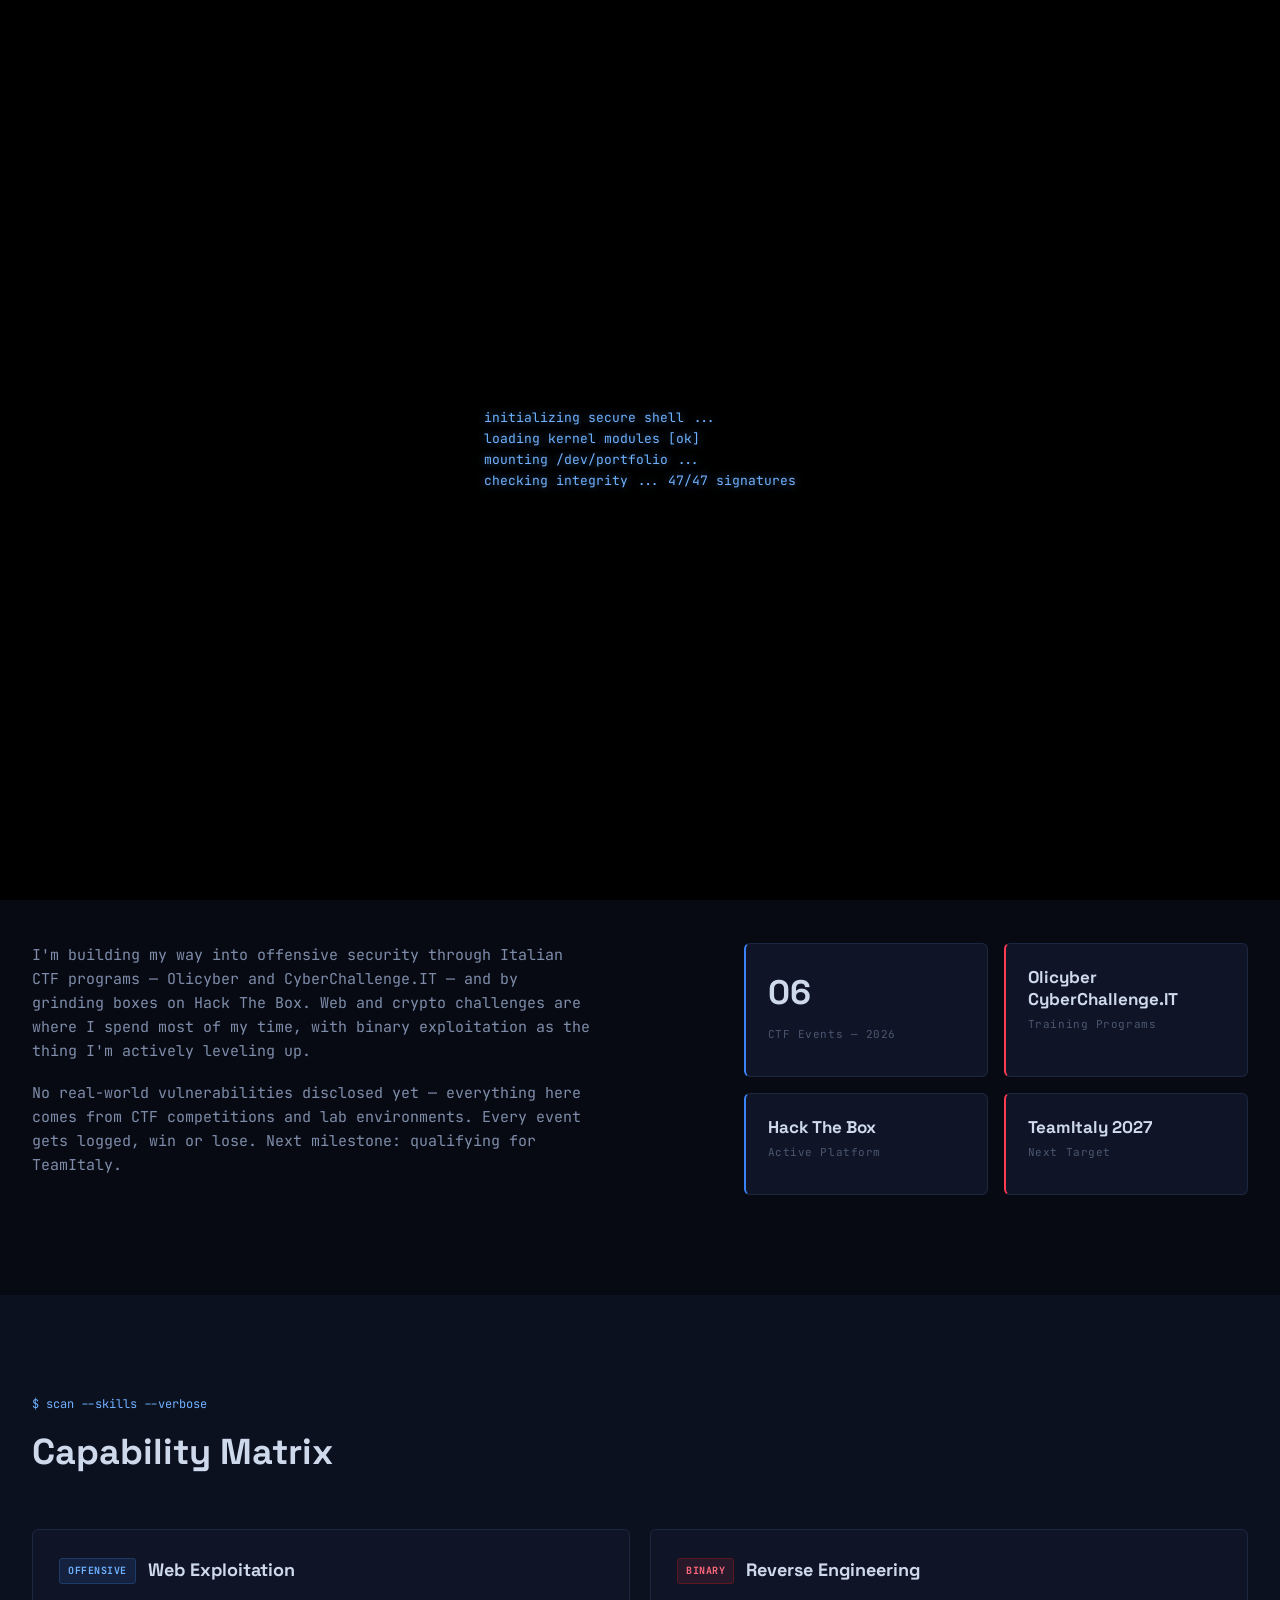
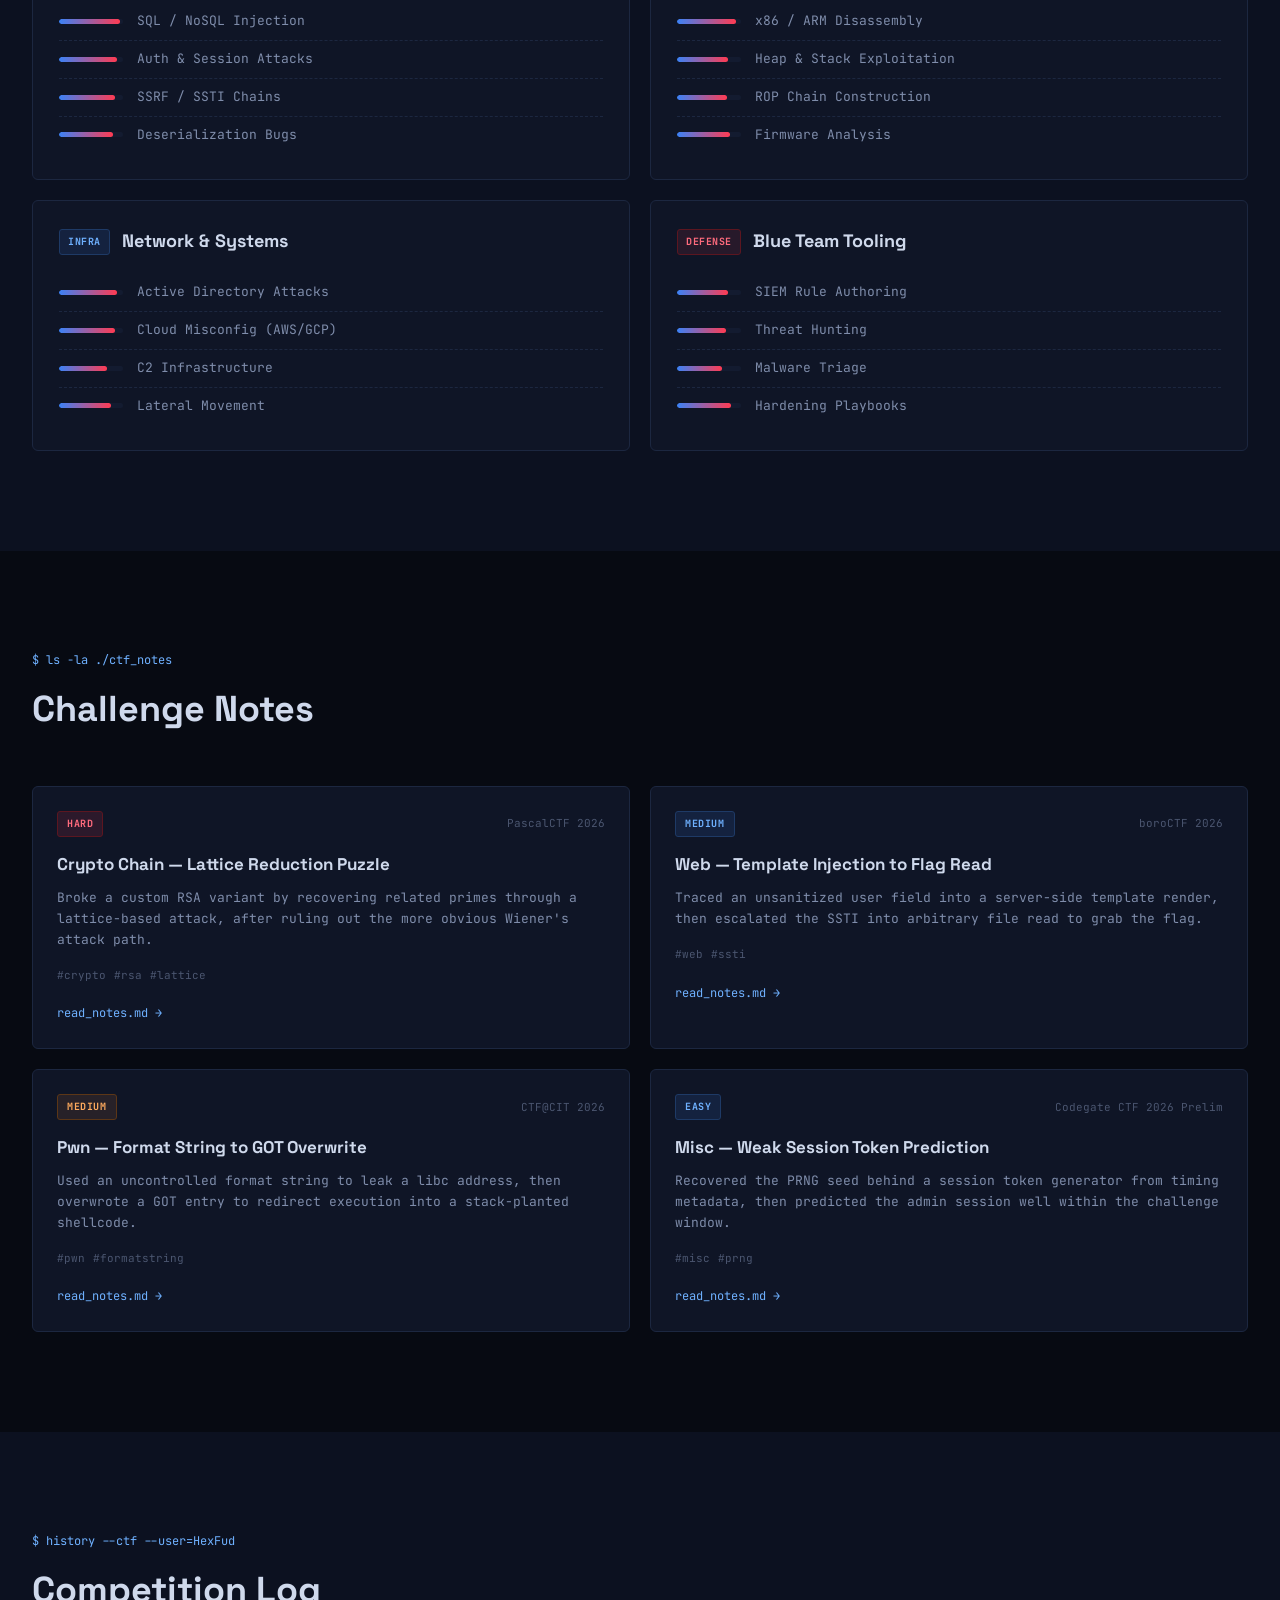
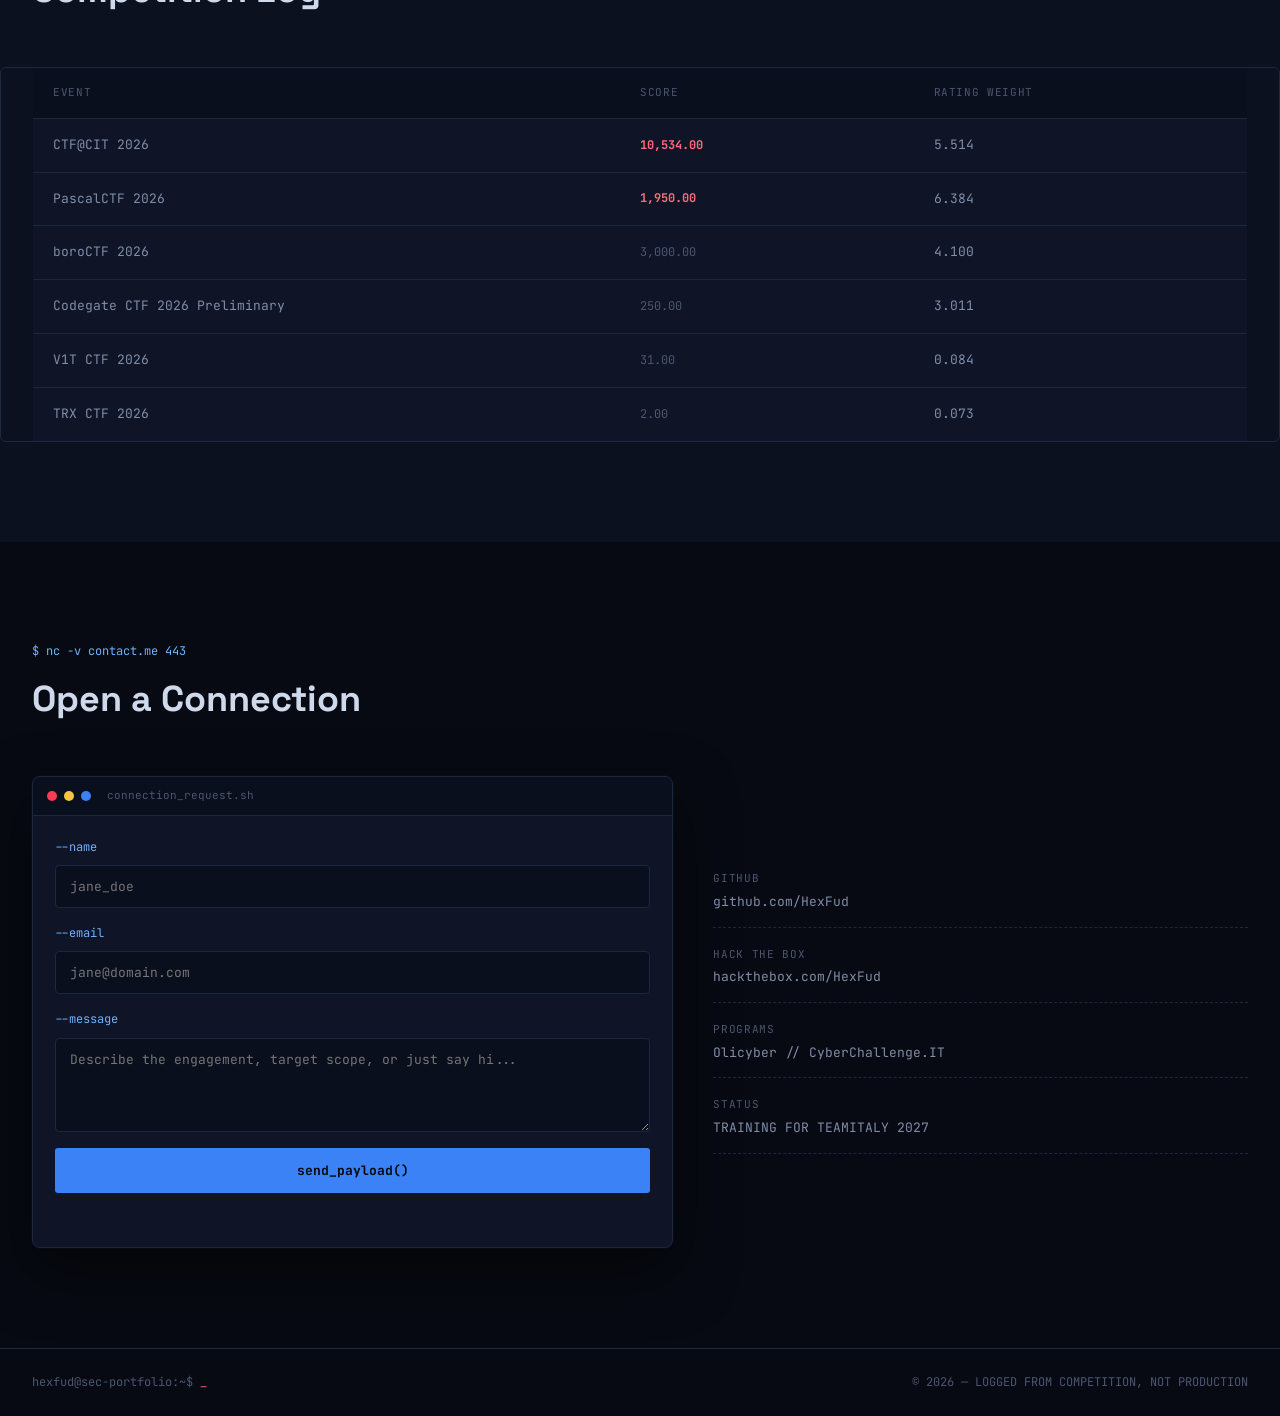
<file: index.html>
<!DOCTYPE html>
<html lang="en">
<head>
<meta charset="UTF-8">
<meta name="viewport" content="width=device-width, initial-scale=1.0">
<title>HexFud // root@sec-portfolio</title>
<link rel="preconnect" href="https://fonts.googleapis.com">
<link rel="preconnect" href="https://fonts.gstatic.com" crossorigin>
<link href="https://fonts.googleapis.com/css2?family=JetBrains+Mono:wght@400;500;700;800&family=Space+Grotesk:wght@500;700&display=swap" rel="stylesheet">
<link rel="stylesheet" href="css/base.css">
<link rel="stylesheet" href="css/effects.css">
<link rel="stylesheet" href="css/layout.css">
<link rel="stylesheet" href="css/hero.css">
<link rel="stylesheet" href="css/sections.css">
<link rel="stylesheet" href="css/cards.css">
<link rel="stylesheet" href="css/contact.css">
<link rel="stylesheet" href="css/responsive.css">
</head>
<body>

<div class="scanlines"></div>
<div class="noise"></div>
<canvas id="matrixCanvas" class="matrix-canvas"></canvas>

<div class="boot-screen" id="bootScreen">
  <pre class="boot-text" id="bootText"></pre>
</div>

<header class="topbar">
  <div class="topbar-left">
    <span class="prompt-tag">root@sec-portfolio</span><span class="cursor-static">:~$</span>
  </div>
  <nav class="topbar-nav">
    <a href="#about" class="nav-link" data-cmd="whoami">whoami</a>
    <a href="#skills" class="nav-link" data-cmd="scan">scan --skills</a>
    <a href="#writeups" class="nav-link" data-cmd="writeups">cat writeups/*</a>
    <a href="#ctf" class="nav-link" data-cmd="ctf">history --ctf</a>
    <a href="#contact" class="nav-link" data-cmd="contact">netcat contact</a>
  </nav>
  <div class="topbar-right">
    <span class="status-dot"></span>
    <span class="status-text">SESSION ACTIVE</span>
  </div>
</header>

<main>

  <section class="hero" id="hero">
    <div class="hero-grid">
      <div class="hero-left">
        <div class="hero-eyebrow">
          <span class="bracket">[</span>ACCESS LEVEL: PUBLIC<span class="bracket">]</span>
        </div>
        <h1 class="hero-title">
          <span class="glitch-wrap" data-text="EXPLOIT.">EXPLOIT.</span>
          <span class="glitch-wrap red" data-text="ANALYZE.">ANALYZE.</span>
          <span class="glitch-wrap" data-text="DEFEND.">DEFEND.</span>
        </h1>
        <p class="hero-sub">
          CTF competitor and Hack The Box regular, training through Olicyber and CyberChallenge.IT
          with one goal in sight: a spot on TeamItaly. This is my competition log, not a client report.
        </p>
        <div class="hero-actions">
          <a href="#writeups" class="btn btn-primary">./view_writeups.sh</a>
          <a href="#contact" class="btn btn-outline">--connect</a>
        </div>
      </div>

      <div class="hero-right">
        <div class="terminal-window" id="heroTerminal">
          <div class="terminal-bar">
            <div class="terminal-dots">
              <span class="dot dot-red"></span>
              <span class="dot dot-yellow"></span>
              <span class="dot dot-blue"></span>
            </div>
            <span class="terminal-title">exploit_chain.sh — 80x24</span>
            <span class="terminal-hint">click to type</span>
          </div>
          <div class="terminal-body" id="terminalBody"></div>
        </div>
      </div>
    </div>

    <div class="marquee">
      <div class="marquee-track">
        <span>SQLI</span><span class="sep">//</span>
        <span>XSS</span><span class="sep">//</span>
        <span>SSRF</span><span class="sep">//</span>
        <span>PRIVESC</span><span class="sep">//</span>
        <span>RCE</span><span class="sep">//</span>
        <span>BUFFER OVERFLOW</span><span class="sep">//</span>
        <span>KERNEL EXPLOITATION</span><span class="sep">//</span>
        <span>CRYPTO</span><span class="sep">//</span>
        <span>REVERSING</span><span class="sep">//</span>
        <span>SQLI</span><span class="sep">//</span>
        <span>XSS</span><span class="sep">//</span>
        <span>SSRF</span><span class="sep">//</span>
        <span>PRIVESC</span><span class="sep">//</span>
        <span>RCE</span><span class="sep">//</span>
        <span>BUFFER OVERFLOW</span><span class="sep">//</span>
        <span>KERNEL EXPLOITATION</span><span class="sep">//</span>
        <span>CRYPTO</span><span class="sep">//</span>
        <span>REVERSING</span><span class="sep">//</span>
      </div>
    </div>
  </section>

  <section class="section" id="about">
    <div class="section-head">
      <span class="section-cmd">$ whoami</span>
      <h2 class="section-title">Operator Profile</h2>
    </div>
    <div class="about-grid">
      <div class="about-text">
        <p>
          I'm building my way into offensive security through Italian CTF programs — Olicyber and
          CyberChallenge.IT — and by grinding boxes on Hack The Box. Web and crypto challenges are
          where I spend most of my time, with binary exploitation as the thing I'm actively leveling up.
        </p>
        <p>
          No real-world vulnerabilities disclosed yet — everything here comes from CTF competitions
          and lab environments. Every event gets logged, win or lose. Next milestone: qualifying for
          TeamItaly.
        </p>
      </div>
      <div class="about-stats">
        <div class="stat-card">
          <span class="stat-num" data-count="6">00</span>
          <span class="stat-label">CTF Events — 2026</span>
        </div>
        <div class="stat-card">
          <span class="stat-value-text">Olicyber<br>CyberChallenge.IT</span>
          <span class="stat-label">Training Programs</span>
        </div>
        <div class="stat-card">
          <span class="stat-value-text">Hack The Box</span>
          <span class="stat-label">Active Platform</span>
        </div>
        <div class="stat-card">
          <span class="stat-value-text">TeamItaly 2027</span>
          <span class="stat-label">Next Target</span>
        </div>
      </div>
    </div>
  </section>

  <section class="section section-alt" id="skills">
    <div class="section-head">
      <span class="section-cmd">$ scan --skills --verbose</span>
      <h2 class="section-title">Capability Matrix</h2>
    </div>
    <div class="skills-grid">

      <div class="skill-block">
        <div class="skill-block-head">
          <span class="skill-tag blue">OFFENSIVE</span>
          <h3>Web Exploitation</h3>
        </div>
        <ul class="skill-list">
          <li><span class="bar"><i style="--w:95%"></i></span>SQL / NoSQL Injection</li>
          <li><span class="bar"><i style="--w:90%"></i></span>Auth & Session Attacks</li>
          <li><span class="bar"><i style="--w:88%"></i></span>SSRF / SSTI Chains</li>
          <li><span class="bar"><i style="--w:85%"></i></span>Deserialization Bugs</li>
        </ul>
      </div>

      <div class="skill-block">
        <div class="skill-block-head">
          <span class="skill-tag red">BINARY</span>
          <h3>Reverse Engineering</h3>
        </div>
        <ul class="skill-list">
          <li><span class="bar"><i style="--w:92%"></i></span>x86 / ARM Disassembly</li>
          <li><span class="bar"><i style="--w:80%"></i></span>Heap & Stack Exploitation</li>
          <li><span class="bar"><i style="--w:78%"></i></span>ROP Chain Construction</li>
          <li><span class="bar"><i style="--w:83%"></i></span>Firmware Analysis</li>
        </ul>
      </div>

      <div class="skill-block">
        <div class="skill-block-head">
          <span class="skill-tag blue">INFRA</span>
          <h3>Network & Systems</h3>
        </div>
        <ul class="skill-list">
          <li><span class="bar"><i style="--w:90%"></i></span>Active Directory Attacks</li>
          <li><span class="bar"><i style="--w:87%"></i></span>Cloud Misconfig (AWS/GCP)</li>
          <li><span class="bar"><i style="--w:75%"></i></span>C2 Infrastructure</li>
          <li><span class="bar"><i style="--w:82%"></i></span>Lateral Movement</li>
        </ul>
      </div>

      <div class="skill-block">
        <div class="skill-block-head">
          <span class="skill-tag red">DEFENSE</span>
          <h3>Blue Team Tooling</h3>
        </div>
        <ul class="skill-list">
          <li><span class="bar"><i style="--w:80%"></i></span>SIEM Rule Authoring</li>
          <li><span class="bar"><i style="--w:76%"></i></span>Threat Hunting</li>
          <li><span class="bar"><i style="--w:70%"></i></span>Malware Triage</li>
          <li><span class="bar"><i style="--w:85%"></i></span>Hardening Playbooks</li>
        </ul>
      </div>

    </div>
  </section>

  <section class="section" id="writeups">
    <div class="section-head">
      <span class="section-cmd">$ ls -la ./ctf_notes</span>
      <h2 class="section-title">Challenge Notes</h2>
    </div>
    <div class="writeups-grid">

      <article class="writeup-card">
        <div class="writeup-top">
          <span class="sev sev-critical">HARD</span>
          <span class="writeup-id">PascalCTF 2026</span>
        </div>
        <h3>Crypto Chain — Lattice Reduction Puzzle</h3>
        <p>Broke a custom RSA variant by recovering related primes through a lattice-based attack,
          after ruling out the more obvious Wiener's attack path.</p>
        <div class="writeup-tags">
          <span>#crypto</span><span>#rsa</span><span>#lattice</span>
        </div>
        <a href="#" class="writeup-link">read_notes.md &rarr;</a>
      </article>

      <article class="writeup-card">
        <div class="writeup-top">
          <span class="sev sev-medium">MEDIUM</span>
          <span class="writeup-id">boroCTF 2026</span>
        </div>
        <h3>Web — Template Injection to Flag Read</h3>
        <p>Traced an unsanitized user field into a server-side template render, then escalated the
          SSTI into arbitrary file read to grab the flag.</p>
        <div class="writeup-tags">
          <span>#web</span><span>#ssti</span>
        </div>
        <a href="#" class="writeup-link">read_notes.md &rarr;</a>
      </article>

      <article class="writeup-card">
        <div class="writeup-top">
          <span class="sev sev-high">MEDIUM</span>
          <span class="writeup-id">CTF@CIT 2026</span>
        </div>
        <h3>Pwn — Format String to GOT Overwrite</h3>
        <p>Used an uncontrolled format string to leak a libc address, then overwrote a GOT entry to
          redirect execution into a stack-planted shellcode.</p>
        <div class="writeup-tags">
          <span>#pwn</span><span>#formatstring</span>
        </div>
        <a href="#" class="writeup-link">read_notes.md &rarr;</a>
      </article>

      <article class="writeup-card">
        <div class="writeup-top">
          <span class="sev sev-medium">EASY</span>
          <span class="writeup-id">Codegate CTF 2026 Prelim</span>
        </div>
        <h3>Misc — Weak Session Token Prediction</h3>
        <p>Recovered the PRNG seed behind a session token generator from timing metadata, then predicted
          the admin session well within the challenge window.</p>
        <div class="writeup-tags">
          <span>#misc</span><span>#prng</span>
        </div>
        <a href="#" class="writeup-link">read_notes.md &rarr;</a>
      </article>

    </div>
  </section>

  <section class="section section-alt" id="ctf">
    <div class="section-head">
      <span class="section-cmd">$ history --ctf --user=HexFud</span>
      <h2 class="section-title">Competition Log</h2>
    </div>
    <div class="log-table">
      <div class="log-row log-row-head">
        <span>EVENT</span><span>SCORE</span><span>RATING WEIGHT</span>
      </div>
      <div class="log-row">
        <span>CTF@CIT 2026</span><span class="result result-top">10,534.00</span><span>5.514</span>
      </div>
      <div class="log-row">
        <span>PascalCTF 2026</span><span class="result result-top">1,950.00</span><span>6.384</span>
      </div>
      <div class="log-row">
        <span>boroCTF 2026</span><span class="result">3,000.00</span><span>4.100</span>
      </div>
      <div class="log-row">
        <span>Codegate CTF 2026 Preliminary</span><span class="result">250.00</span><span>3.011</span>
      </div>
      <div class="log-row">
        <span>V1T CTF 2026</span><span class="result">31.00</span><span>0.084</span>
      </div>
      <div class="log-row">
        <span>TRX CTF 2026</span><span class="result">2.00</span><span>0.073</span>
      </div>
    </div>
  </section>

  <section class="section" id="contact">
    <div class="section-head">
      <span class="section-cmd">$ nc -v contact.me 443</span>
      <h2 class="section-title">Open a Connection</h2>
    </div>
    <div class="contact-wrap">
      <div class="contact-terminal">
        <div class="terminal-bar">
          <div class="terminal-dots">
            <span class="dot dot-red"></span>
            <span class="dot dot-yellow"></span>
            <span class="dot dot-blue"></span>
          </div>
          <span class="terminal-title">connection_request.sh</span>
        </div>
        <form class="contact-form" id="contactForm" action="https://formspree.io/f/YOUR_FORM_ID" method="POST">
          <label class="field">
            <span class="field-label">--name</span>
            <input type="text" name="name" placeholder="jane_doe" required>
          </label>
          <label class="field">
            <span class="field-label">--email</span>
            <input type="email" name="email" placeholder="jane@domain.com" required>
          </label>
          <label class="field">
            <span class="field-label">--message</span>
            <textarea name="message" rows="4" placeholder="Describe the engagement, target scope, or just say hi..." required></textarea>
          </label>
          <input type="text" name="_gotcha" class="field-honeypot" tabindex="-1" autocomplete="off">
          <button type="submit" class="btn btn-primary btn-block">send_payload()</button>
          <div class="form-status" id="formStatus"></div>
        </form>
      </div>
      <div class="contact-side">
        <div class="contact-line"><span class="label">GITHUB</span><span class="value">github.com/HexFud</span></div>
        <div class="contact-line"><span class="label">HACK THE BOX</span><span class="value">hackthebox.com/HexFud</span></div>
        <div class="contact-line"><span class="label">PROGRAMS</span><span class="value">Olicyber // CyberChallenge.IT</span></div>
        <div class="contact-line"><span class="label">STATUS</span><span class="value value-live">TRAINING FOR TEAMITALY 2027</span></div>
      </div>
    </div>
  </section>

</main>

<footer class="footer">
  <span>hexfud@sec-portfolio:~$ <span class="footer-blink">_</span></span>
  <span class="footer-right">© 2026 — LOGGED FROM COMPETITION, NOT PRODUCTION</span>
</footer>

<script src="script.js"></script>
</body>
</html>
</file>
<file: css/base.css>
:root {
  --bg: #070a12;
  --bg-alt: #0c1120;
  --panel: #0f1526;
  --panel-border: #1c2740;
  --blue: #3b82f6;
  --blue-bright: #6fb1ff;
  --blue-dim: #1e3a66;
  --red: #ff3b52;
  --red-bright: #ff6b7d;
  --red-dim: #5c1620;
  --text: #cfd9ec;
  --text-dim: #7f8dab;
  --text-faint: #4b5670;
  --mono: 'JetBrains Mono', monospace;
  --display: 'Space Grotesk', sans-serif;
}

* {
  margin: 0;
  padding: 0;
  box-sizing: border-box;
}

html {
  scroll-behavior: smooth;
}

body {
  background: var(--bg);
  color: var(--text);
  font-family: var(--mono);
  font-size: 15px;
  line-height: 1.6;
  overflow-x: hidden;
  position: relative;
}

a {
  color: inherit;
  text-decoration: none;
}

ul {
  list-style: none;
}
</file>
<file: css/effects.css>
.scanlines {
  position: fixed;
  inset: 0;
  pointer-events: none;
  z-index: 9998;
  background: repeating-linear-gradient(
    0deg,
    rgba(255,255,255,0.015) 0px,
    rgba(255,255,255,0.015) 1px,
    transparent 1px,
    transparent 3px
  );
  mix-blend-mode: overlay;
}

.noise {
  position: fixed;
  inset: 0;
  pointer-events: none;
  z-index: 9997;
  opacity: 0.035;
  background-image: url("data:image/svg+xml,%3Csvg xmlns='http://www.w3.org/2000/svg' width='120' height='120'%3E%3Cfilter id='n'%3E%3CfeTurbulence type='fractalNoise' baseFrequency='0.85' numOctaves='2' stitchTiles='stitch'/%3E%3C/filter%3E%3Crect width='100%25' height='100%25' filter='url(%23n)'/%3E%3C/svg%3E");
}

.matrix-canvas {
  position: fixed;
  inset: 0;
  z-index: 9999;
  pointer-events: none;
  opacity: 0;
  background: #04060c;
  transition: opacity 0.5s ease;
}

.matrix-canvas.active {
  opacity: 0.94;
}

.boot-screen {
  position: fixed;
  inset: 0;
  background: #000;
  z-index: 10000;
  display: flex;
  align-items: center;
  justify-content: center;
  padding: 40px;
  transition: opacity 0.6s ease, visibility 0.6s ease;
}

.boot-screen.hidden {
  opacity: 0;
  visibility: hidden;
}

.boot-text {
  font-family: var(--mono);
  color: var(--blue-bright);
  font-size: 13px;
  white-space: pre-wrap;
  max-width: 640px;
  text-shadow: 0 0 8px rgba(111,177,255,0.5);
}

@keyframes pulse {
  0%, 100% { opacity: 1; }
  50% { opacity: 0.35; }
}

@keyframes glitchTop {
  0% { clip-path: inset(0 0 80% 0); }
  50% { clip-path: inset(40% 0 40% 0); }
  100% { clip-path: inset(80% 0 0 0); }
}

@keyframes glitchBottom {
  0% { clip-path: inset(80% 0 0 0); }
  50% { clip-path: inset(40% 0 40% 0); }
  100% { clip-path: inset(0 0 80% 0); }
}

@keyframes blink {
  50% { opacity: 0; }
}

@keyframes scroll {
  from { transform: translateX(0); }
  to { transform: translateX(-50%); }
}
</file>
<file: css/layout.css>
.topbar {
  position: sticky;
  top: 0;
  z-index: 500;
  display: flex;
  align-items: center;
  justify-content: space-between;
  gap: 24px;
  padding: 16px 32px;
  background: rgba(7,10,18,0.88);
  backdrop-filter: blur(10px);
  border-bottom: 1px solid var(--panel-border);
}

.topbar-left {
  font-size: 13px;
  color: var(--text-dim);
  white-space: nowrap;
}

.prompt-tag {
  color: var(--blue-bright);
}

.cursor-static {
  color: var(--red-bright);
}

.topbar-nav {
  display: flex;
  gap: 4px;
  flex-wrap: wrap;
}

.nav-link {
  font-size: 12px;
  padding: 8px 12px;
  border: 1px solid transparent;
  border-radius: 3px;
  color: var(--text-dim);
  transition: all 0.15s ease;
  position: relative;
}

.nav-link::before {
  content: "$ ";
  color: var(--text-faint);
}

.nav-link:hover {
  color: var(--blue-bright);
  border-color: var(--blue-dim);
  background: rgba(59,130,246,0.06);
}

.topbar-right {
  display: flex;
  align-items: center;
  gap: 8px;
  font-size: 11px;
  color: var(--text-faint);
  white-space: nowrap;
}

.status-dot {
  width: 7px;
  height: 7px;
  border-radius: 50%;
  background: var(--red);
  box-shadow: 0 0 8px var(--red);
  animation: pulse 1.8s ease-in-out infinite;
}

.footer {
  display: flex;
  justify-content: space-between;
  align-items: center;
  padding: 24px 32px;
  border-top: 1px solid var(--panel-border);
  font-size: 12px;
  color: var(--text-faint);
  flex-wrap: wrap;
  gap: 10px;
}

.footer-blink {
  animation: blink 1s steps(1) infinite;
  color: var(--red-bright);
}
</file>
<file: css/hero.css>
.hero {
  padding: 72px 32px 0;
  max-width: 1280px;
  margin: 0 auto;
}

.hero-grid {
  display: grid;
  grid-template-columns: 1.1fr 1fr;
  gap: 56px;
  align-items: center;
}

.hero-eyebrow {
  font-size: 12px;
  color: var(--red-bright);
  letter-spacing: 0.12em;
  margin-bottom: 20px;
}

.bracket {
  color: var(--text-faint);
}

.hero-title {
  font-family: var(--display);
  font-weight: 700;
  font-size: clamp(38px, 5.4vw, 64px);
  line-height: 1.04;
  display: flex;
  flex-direction: column;
  gap: 2px;
  margin-bottom: 26px;
}

.glitch-wrap {
  position: relative;
  color: var(--blue-bright);
  width: fit-content;
}

.glitch-wrap.red {
  color: var(--red-bright);
}

.glitch-wrap::before,
.glitch-wrap::after {
  content: attr(data-text);
  position: absolute;
  top: 0;
  left: 0;
  width: 100%;
  overflow: hidden;
  opacity: 0;
}

.glitch-wrap:hover::before {
  color: var(--red-bright);
  transform: translate(-2px, 0);
  opacity: 0.7;
  animation: glitchTop 0.4s steps(2) infinite;
}

.glitch-wrap:hover::after {
  color: var(--blue-bright);
  transform: translate(2px, 0);
  opacity: 0.7;
  animation: glitchBottom 0.4s steps(2) infinite;
}

.hero-sub {
  color: var(--text-dim);
  font-size: 15px;
  max-width: 480px;
  margin-bottom: 34px;
}

.hero-actions {
  display: flex;
  gap: 14px;
  flex-wrap: wrap;
}

.btn {
  font-family: var(--mono);
  font-size: 13px;
  padding: 13px 22px;
  border-radius: 3px;
  border: 1px solid transparent;
  cursor: pointer;
  transition: all 0.15s ease;
  display: inline-block;
}

.btn-primary {
  background: var(--blue);
  color: #05070d;
  font-weight: 700;
  box-shadow: 0 0 0 rgba(59,130,246,0);
}

.btn-primary:hover {
  background: var(--blue-bright);
  box-shadow: 0 0 24px rgba(59,130,246,0.45);
}

.btn-outline {
  border-color: var(--red-dim);
  color: var(--red-bright);
}

.btn-outline:hover {
  border-color: var(--red);
  background: rgba(255,59,82,0.08);
}

.btn-block {
  width: 100%;
  text-align: center;
}

.terminal-window, .contact-terminal {
  background: var(--panel);
  border: 1px solid var(--panel-border);
  border-radius: 8px;
  overflow: hidden;
  box-shadow: 0 24px 60px rgba(0,0,0,0.5), 0 0 0 1px rgba(59,130,246,0.04);
}

.terminal-bar {
  display: flex;
  align-items: center;
  gap: 12px;
  padding: 10px 14px;
  background: #0a0f1d;
  border-bottom: 1px solid var(--panel-border);
}

.terminal-dots {
  display: flex;
  gap: 7px;
}

.dot {
  width: 10px;
  height: 10px;
  border-radius: 50%;
}

.dot-red { background: var(--red); }
.dot-yellow { background: #f5c542; }
.dot-blue { background: var(--blue); }

.terminal-title {
  font-size: 11px;
  color: var(--text-faint);
  margin-left: 4px;
}

.terminal-hint {
  margin-left: auto;
  font-size: 10px;
  color: var(--text-faint);
  letter-spacing: 0.04em;
  opacity: 0.7;
}

.terminal-window.is-live .terminal-hint {
  display: none;
}

.terminal-body {
  padding: 20px;
  font-size: 12.5px;
  line-height: 1.75;
  min-height: 320px;
  white-space: pre-wrap;
}

.terminal-window {
  cursor: text;
}

.term-input-row {
  display: flex;
  align-items: center;
  gap: 8px;
}

.terminal-input {
  flex: 1;
  min-width: 0;
  background: transparent;
  border: none;
  outline: none;
  padding: 0;
  color: var(--text);
  font-family: var(--mono);
  font-size: 12.5px;
  caret-color: var(--blue-bright);
}

.term-output {
  color: var(--text-dim);
}

.term-line-cmd { color: var(--blue-bright); }
.term-line-ok { color: #4ade80; }
.term-line-warn { color: var(--red-bright); }
.term-line-dim { color: var(--text-faint); }
.term-prompt { color: var(--red-bright); }

.term-cursor {
  display: inline-block;
  width: 7px;
  height: 13px;
  background: var(--blue-bright);
  vertical-align: middle;
  animation: blink 1s steps(1) infinite;
}

.marquee {
  margin-top: 64px;
  border-top: 1px solid var(--panel-border);
  border-bottom: 1px solid var(--panel-border);
  overflow: hidden;
  white-space: nowrap;
  padding: 14px 0;
}

.marquee-track {
  display: inline-flex;
  gap: 18px;
  font-size: 12px;
  letter-spacing: 0.08em;
  color: var(--text-faint);
  animation: scroll 32s linear infinite;
}

.marquee-track .sep {
  color: var(--red-dim);
}
</file>
<file: css/sections.css>
.section {
  max-width: 1280px;
  margin: 0 auto;
  padding: 100px 32px;
}

.section-alt {
  background: var(--bg-alt);
  max-width: none;
  padding-left: 0;
  padding-right: 0;
}

.section-alt > * {
  max-width: 1280px;
  margin-left: auto;
  margin-right: auto;
  padding-left: 32px;
  padding-right: 32px;
}

.section-head {
  margin-bottom: 48px;
}

.section-cmd {
  display: block;
  font-size: 12px;
  color: var(--blue-bright);
  margin-bottom: 10px;
}

.section-title {
  font-family: var(--display);
  font-size: clamp(26px, 3vw, 36px);
  font-weight: 700;
}

.about-grid {
  display: grid;
  grid-template-columns: 1.3fr 1fr;
  gap: 56px;
}

.about-text p {
  color: var(--text-dim);
  margin-bottom: 18px;
  max-width: 560px;
}

.about-stats {
  display: grid;
  grid-template-columns: 1fr 1fr;
  gap: 16px;
}

.stat-card {
  background: var(--panel);
  border: 1px solid var(--panel-border);
  border-radius: 6px;
  padding: 22px;
  display: flex;
  flex-direction: column;
  gap: 6px;
  border-left: 2px solid var(--blue);
}

.stat-card:nth-child(2n) {
  border-left-color: var(--red);
}

.stat-num {
  font-family: var(--display);
  font-size: 34px;
  font-weight: 700;
  color: var(--text);
}

.stat-label {
  font-size: 11px;
  color: var(--text-faint);
  letter-spacing: 0.05em;
}

.stat-value-text {
  font-family: var(--display);
  font-size: 17px;
  font-weight: 700;
  color: var(--text);
  line-height: 1.3;
}

.skills-grid {
  display: grid;
  grid-template-columns: repeat(2, 1fr);
  gap: 20px;
}

.skill-block {
  background: var(--panel);
  border: 1px solid var(--panel-border);
  border-radius: 6px;
  padding: 26px;
}

.skill-block-head {
  display: flex;
  align-items: center;
  gap: 12px;
  margin-bottom: 18px;
}

.skill-tag {
  font-size: 10px;
  padding: 4px 8px;
  border-radius: 3px;
  font-weight: 700;
  letter-spacing: 0.05em;
}

.skill-tag.blue {
  background: rgba(59,130,246,0.12);
  color: var(--blue-bright);
  border: 1px solid var(--blue-dim);
}

.skill-tag.red {
  background: rgba(255,59,82,0.1);
  color: var(--red-bright);
  border: 1px solid var(--red-dim);
}

.skill-block h3 {
  font-family: var(--display);
  font-size: 18px;
  font-weight: 700;
}

.skill-list li {
  display: flex;
  align-items: center;
  gap: 14px;
  font-size: 13px;
  color: var(--text-dim);
  padding: 8px 0;
  border-top: 1px dashed var(--panel-border);
}

.skill-list li:first-child {
  border-top: none;
}

.bar {
  width: 64px;
  height: 5px;
  background: #131b30;
  border-radius: 3px;
  overflow: hidden;
  flex-shrink: 0;
}

.bar i {
  display: block;
  width: var(--w);
  height: 100%;
  background: linear-gradient(90deg, var(--blue), var(--red));
  border-radius: 3px;
}
</file>
<file: css/cards.css>
.writeups-grid {
  display: grid;
  grid-template-columns: repeat(2, 1fr);
  gap: 20px;
}

.writeup-card {
  background: var(--panel);
  border: 1px solid var(--panel-border);
  border-radius: 6px;
  padding: 24px;
  transition: border-color 0.15s ease, transform 0.15s ease;
}

.writeup-card:hover {
  border-color: var(--blue-dim);
  transform: translateY(-3px);
}

.writeup-top {
  display: flex;
  justify-content: space-between;
  align-items: center;
  margin-bottom: 14px;
}

.sev {
  font-size: 10px;
  font-weight: 700;
  padding: 4px 9px;
  border-radius: 3px;
  letter-spacing: 0.06em;
}

.sev-critical {
  background: rgba(255,59,82,0.12);
  color: var(--red-bright);
  border: 1px solid var(--red-dim);
}

.sev-high {
  background: rgba(255,140,59,0.1);
  color: #ffab5e;
  border: 1px solid #5c3616;
}

.sev-medium {
  background: rgba(59,130,246,0.12);
  color: var(--blue-bright);
  border: 1px solid var(--blue-dim);
}

.writeup-id {
  font-size: 11px;
  color: var(--text-faint);
}

.writeup-card h3 {
  font-family: var(--display);
  font-size: 17px;
  margin-bottom: 10px;
}

.writeup-card p {
  font-size: 13px;
  color: var(--text-dim);
  margin-bottom: 16px;
}

.writeup-tags {
  display: flex;
  gap: 8px;
  margin-bottom: 16px;
  flex-wrap: wrap;
}

.writeup-tags span {
  font-size: 11px;
  color: var(--text-faint);
}

.writeup-link {
  font-size: 12px;
  color: var(--blue-bright);
}

.writeup-link:hover {
  color: var(--red-bright);
}

.log-table {
  border: 1px solid var(--panel-border);
  border-radius: 6px;
  overflow: hidden;
}

.log-row {
  display: grid;
  grid-template-columns: 2fr 1fr 1fr;
  padding: 16px 20px;
  font-size: 13px;
  border-top: 1px solid var(--panel-border);
  align-items: center;
}

.log-row:first-child {
  border-top: none;
}

.log-row-head {
  background: #0a0f1d;
  color: var(--text-faint);
  font-size: 11px;
  letter-spacing: 0.06em;
}

.log-row:not(.log-row-head) {
  color: var(--text-dim);
  background: var(--panel);
}

.result {
  color: var(--text-faint);
  font-size: 12px;
}

.result-top {
  color: var(--red-bright);
  font-weight: 700;
}
</file>
<file: css/contact.css>
.contact-wrap {
  display: grid;
  grid-template-columns: 1.2fr 1fr;
  gap: 40px;
}

.contact-form {
  padding: 22px;
  display: flex;
  flex-direction: column;
  gap: 16px;
  position: relative;
}

.field {
  display: flex;
  flex-direction: column;
  gap: 8px;
}

.field-label {
  font-size: 12px;
  color: var(--blue-bright);
}

.field input,
.field textarea {
  background: #0a0f1d;
  border: 1px solid var(--panel-border);
  border-radius: 4px;
  padding: 12px 14px;
  color: var(--text);
  font-family: var(--mono);
  font-size: 13px;
  resize: vertical;
}

.field input:focus,
.field textarea:focus {
  outline: none;
  border-color: var(--blue);
  box-shadow: 0 0 0 3px rgba(59,130,246,0.12);
}

.form-status {
  font-size: 12px;
  color: var(--red-bright);
  min-height: 16px;
}

.field-honeypot {
  position: absolute;
  width: 1px;
  height: 1px;
  margin: -1px;
  padding: 0;
  border: 0;
  overflow: hidden;
  clip: rect(0, 0, 0, 0);
  white-space: nowrap;
  pointer-events: none;
}

.contact-side {
  display: flex;
  flex-direction: column;
  gap: 18px;
  justify-content: center;
}

.contact-line {
  display: flex;
  flex-direction: column;
  gap: 4px;
  padding-bottom: 14px;
  border-bottom: 1px dashed var(--panel-border);
}

.contact-line .label {
  font-size: 11px;
  color: var(--text-faint);
  letter-spacing: 0.06em;
}

.contact-line .value {
  font-size: 13px;
  color: var(--text-dim);
  word-break: break-all;
}

.value-live {
  color: #4ade80;
}
</file>
<file: css/responsive.css>
@media (max-width: 900px) {
  .hero-grid,
  .about-grid,
  .skills-grid,
  .writeups-grid,
  .contact-wrap {
    grid-template-columns: 1fr;
  }

  .about-stats {
    grid-template-columns: 1fr 1fr;
  }

  .log-row {
    grid-template-columns: 1.6fr 1fr 1fr;
    font-size: 12px;
  }

  .compliance-row {
    grid-template-columns: 32px 1fr;
    row-gap: 8px;
  }

  .compliance-status {
    grid-column: 2;
    justify-self: start;
  }

  .topbar {
    flex-wrap: wrap;
    gap: 12px;
  }

  .topbar-right {
    display: none;
  }
}

@media (prefers-reduced-motion: reduce) {
  * {
    animation: none !important;
    transition: none !important;
  }
}
</file>
